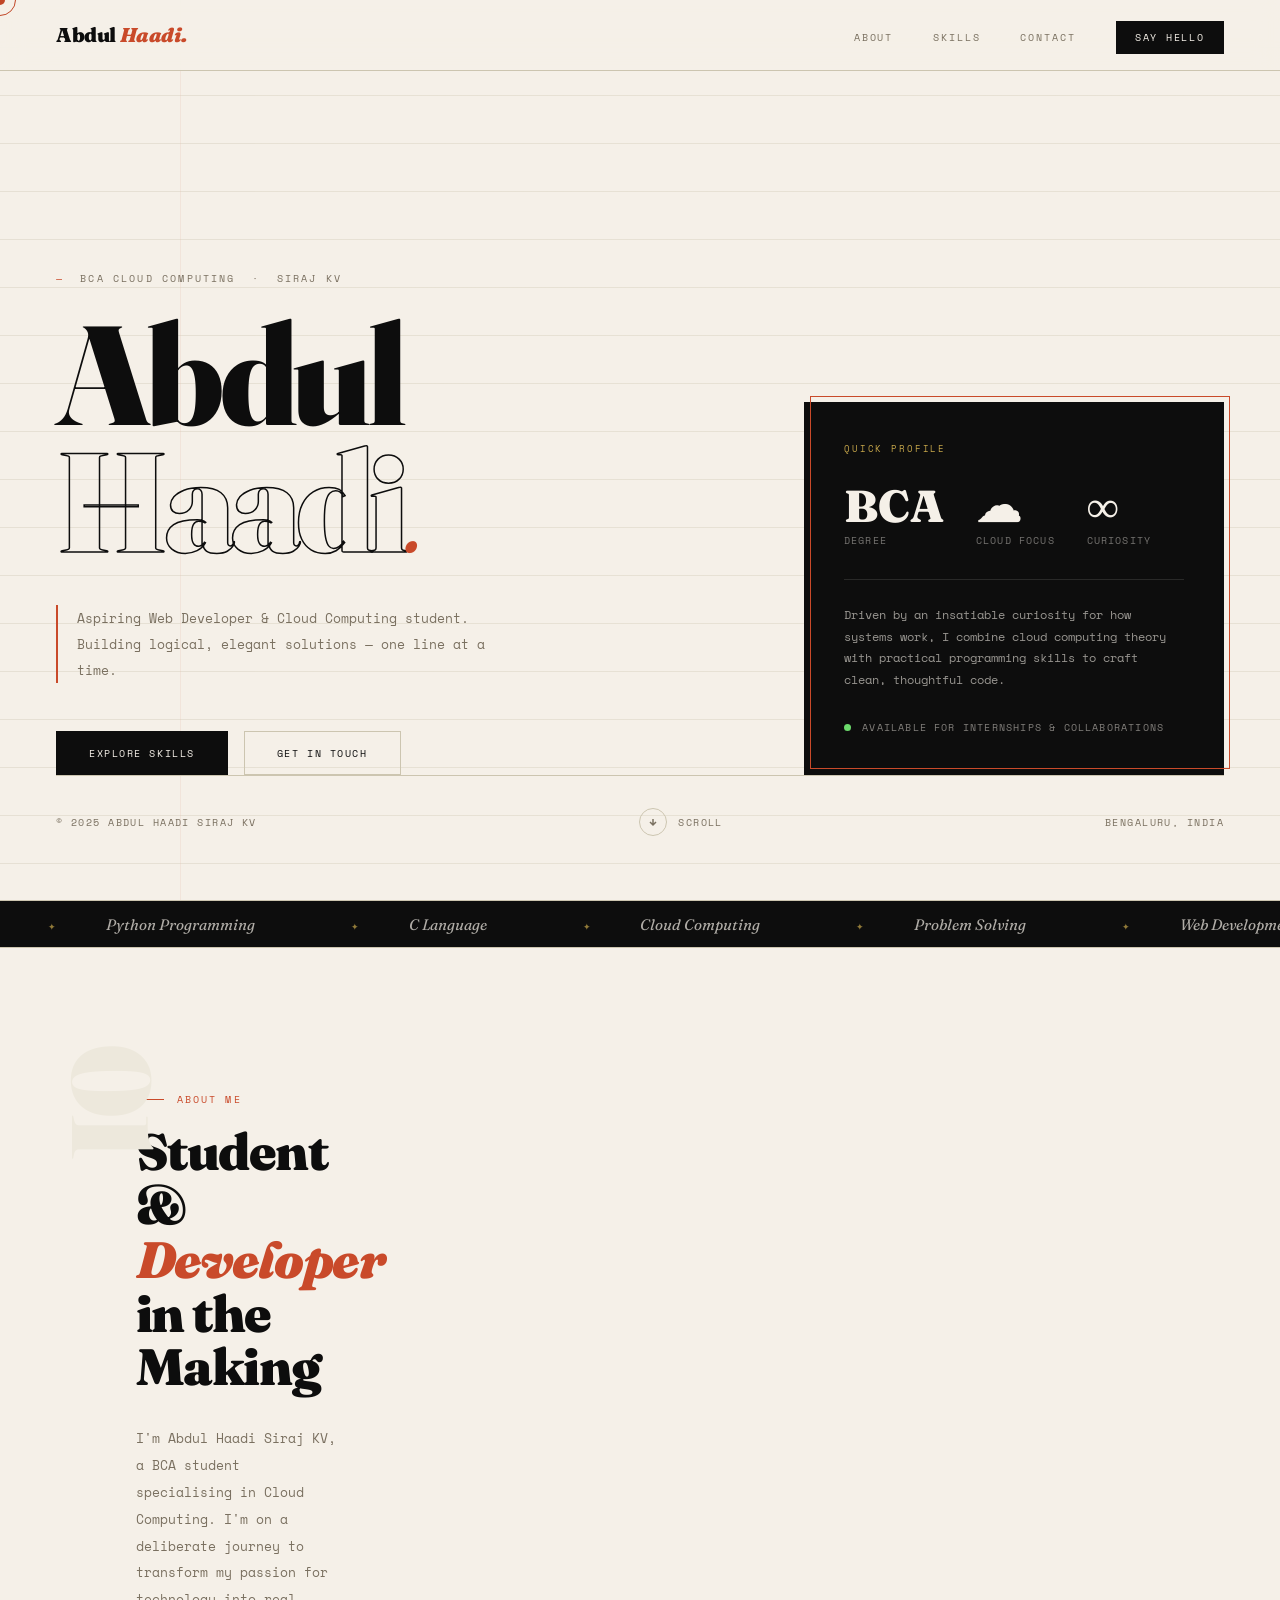
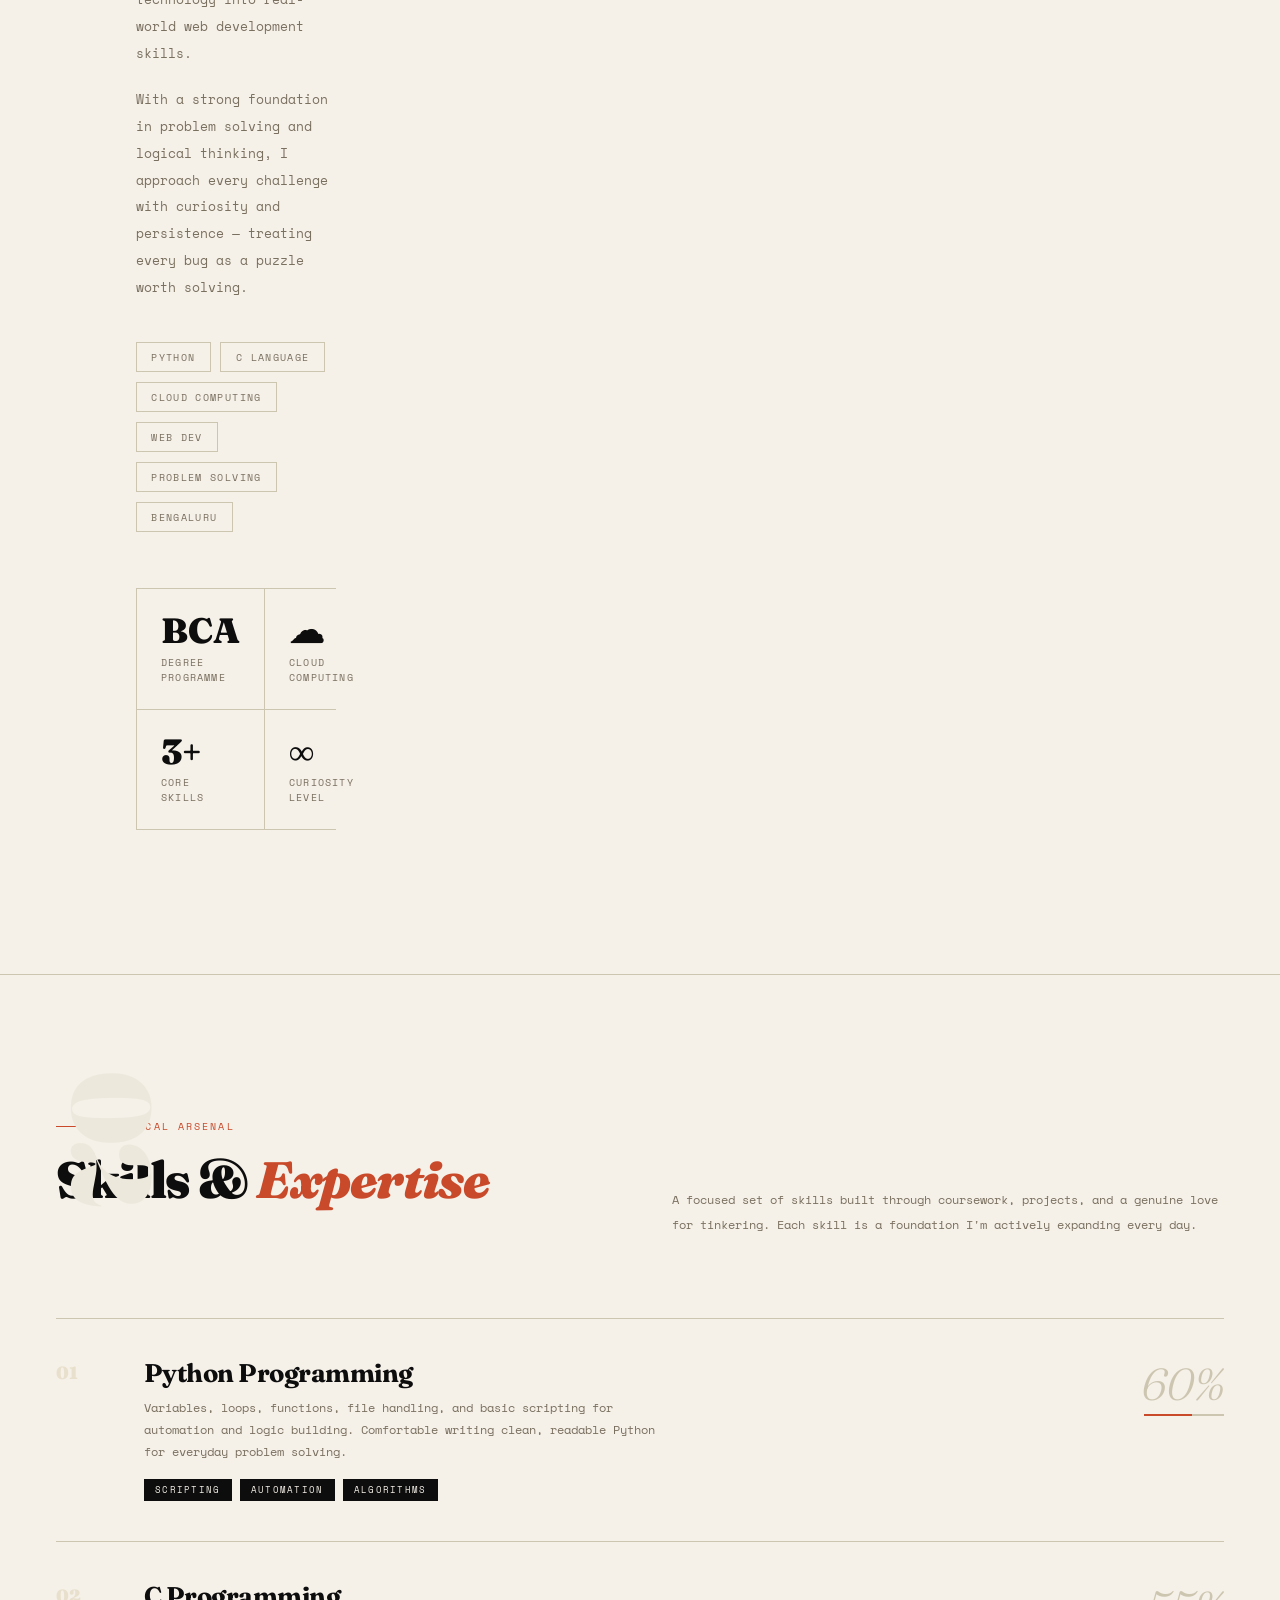
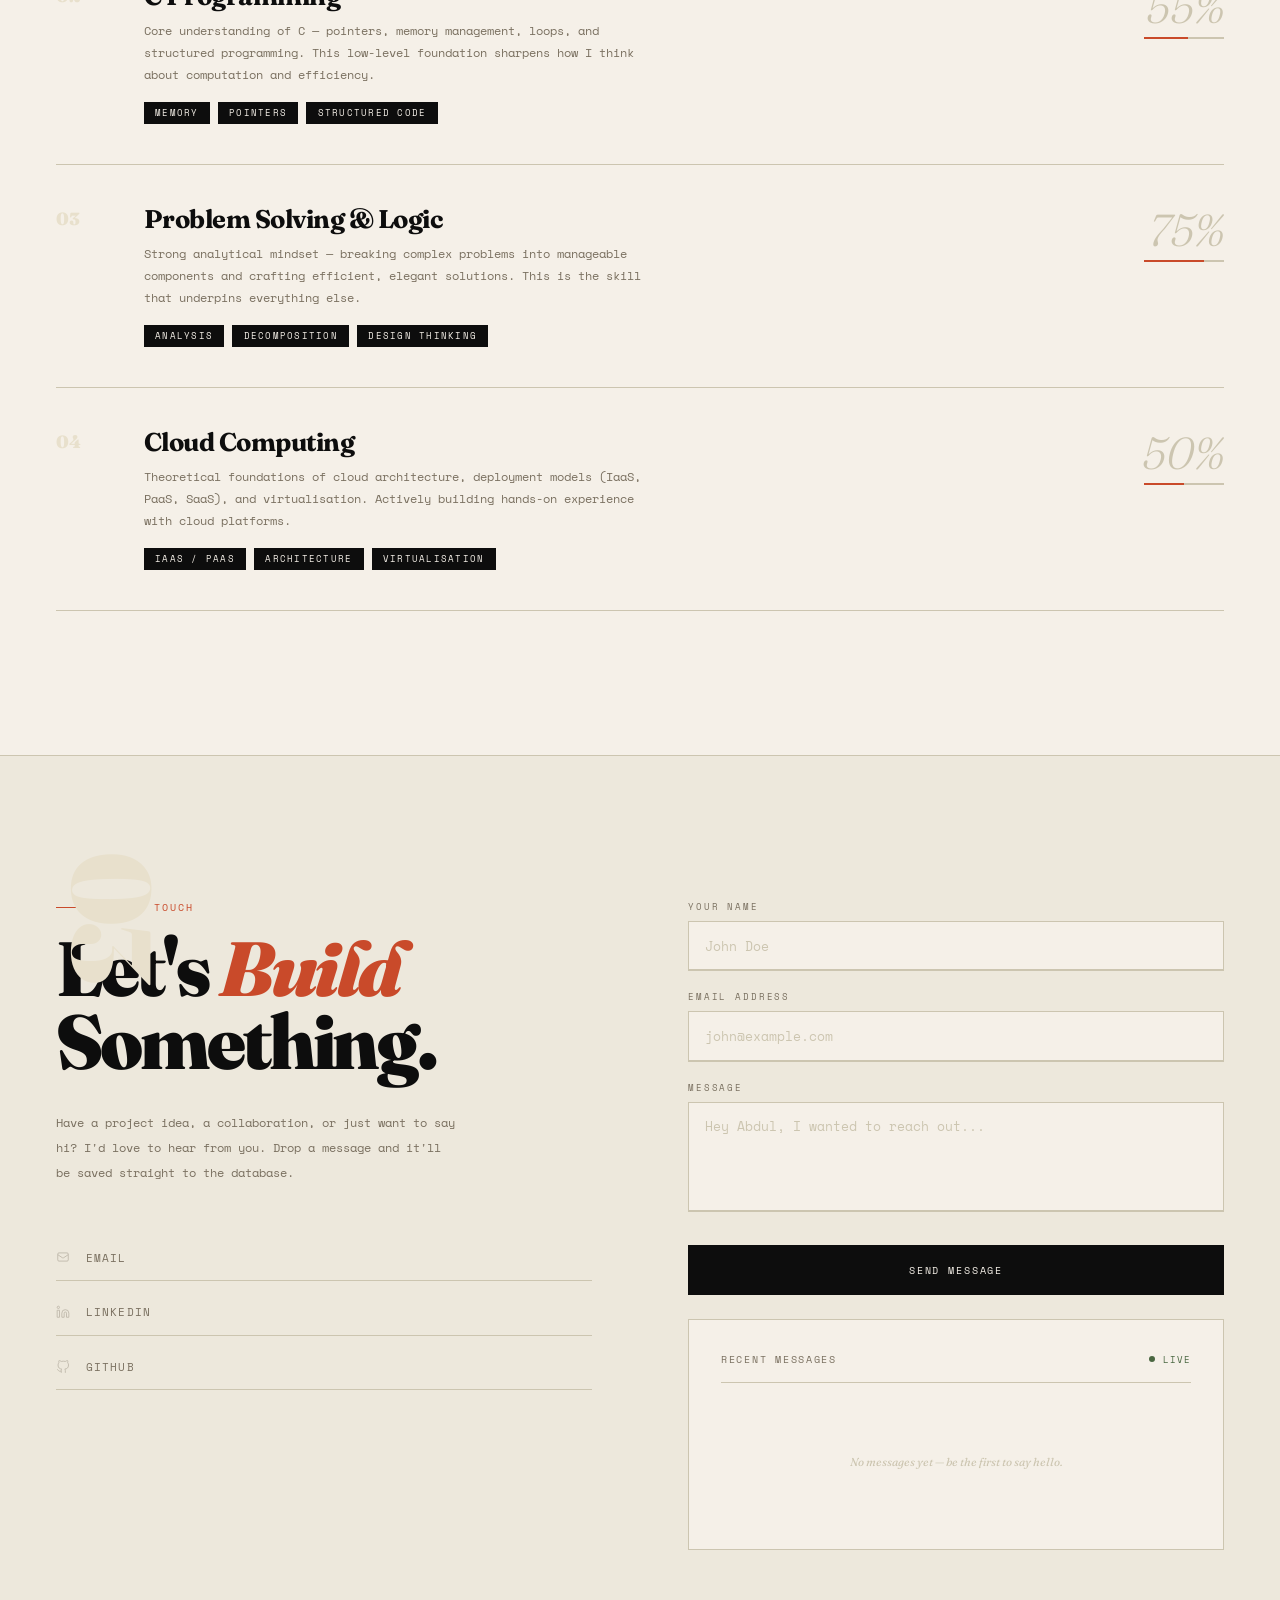
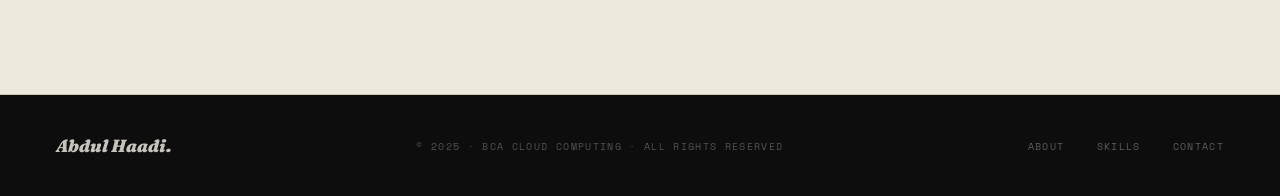
<file: index.html>
<!DOCTYPE html>
<html lang="en">
<head>
<meta charset="UTF-8">
<meta name="viewport" content="width=device-width, initial-scale=1.0">
<title>Abdul Haadi Siraj KV — Portfolio</title>
<link rel="preconnect" href="https://fonts.googleapis.com">
<link href="https://fonts.googleapis.com/css2?family=Fraunces:ital,wght@0,300;0,400;0,700;0,900;1,300;1,700&family=Space+Mono:ital,wght@0,400;0,700;1,400&display=swap" rel="stylesheet">
<style>
/* ─── RESET & BASE ─────────────────────────────────────────────────── */
*, *::before, *::after { box-sizing: border-box; margin: 0; padding: 0; }
html { scroll-behavior: smooth; font-size: 16px; }

:root {
  --ink:     #0d0d0d;
  --paper:   #f5f0e8;
  --cream:   #ede8dc;
  --warm:    #e8e0cc;
  --rust:    #c94a2a;
  --gold:    #c8a84b;
  --sage:    #4a6741;
  --muted:   #7a7060;
  --border:  #ccc5b0;
  --serif:   'Fraunces', Georgia, serif;
  --mono:    'Space Mono', monospace;
}

body {
  background: var(--paper);
  color: var(--ink);
  font-family: var(--mono);
  overflow-x: hidden;
  cursor: none;
}

/* ─── CURSOR ──────────────────────────────────────────────────────── */
.cur {
  width: 10px; height: 10px;
  background: var(--rust);
  border-radius: 50%;
  position: fixed;
  pointer-events: none;
  z-index: 9999;
  transform: translate(-50%,-50%);
  transition: transform .08s, width .15s, height .15s, background .15s;
  mix-blend-mode: multiply;
}
.cur-o {
  width: 32px; height: 32px;
  border: 1.5px solid var(--rust);
  border-radius: 50%;
  position: fixed;
  pointer-events: none;
  z-index: 9998;
  transform: translate(-50%,-50%);
  transition: all .12s ease;
  mix-blend-mode: multiply;
}

/* ─── NAV ─────────────────────────────────────────────────────────── */
nav {
  position: fixed; top: 0; left: 0; right: 0;
  z-index: 500;
  display: flex; justify-content: space-between; align-items: center;
  padding: 1.4rem 3.5rem;
  background: rgba(245,240,232,0.92);
  backdrop-filter: blur(12px);
  border-bottom: 1px solid var(--border);
}
.logo {
  font-family: var(--serif);
  font-weight: 900;
  font-size: 1.25rem;
  color: var(--ink);
  text-decoration: none;
  letter-spacing: -0.02em;
}
.logo em { font-style: italic; color: var(--rust); }
.nav-r {
  display: flex; align-items: center; gap: 2.5rem;
  list-style: none;
}
.nav-r a {
  font-size: 0.65rem;
  letter-spacing: 0.18em;
  text-transform: uppercase;
  color: var(--muted);
  text-decoration: none;
  transition: color .2s;
}
.nav-r a:hover { color: var(--rust); }
.nav-hire {
  padding: .55rem 1.2rem;
  background: var(--ink) !important;
  color: var(--paper) !important;
  font-size: 0.62rem !important;
  letter-spacing: 0.16em;
  text-transform: uppercase;
  border: none;
  text-decoration: none;
  transition: background .2s !important;
}
.nav-hire:hover { background: var(--rust) !important; }

/* ─── HERO ─────────────────────────────────────────────────────────── */
#hero {
  min-height: 100vh;
  display: grid;
  grid-template-rows: 1fr auto;
  padding: 10rem 3.5rem 4rem;
  position: relative;
  overflow: hidden;
}

/* Ruled lines background */
.ruled {
  position: absolute; inset: 0;
  background-image: repeating-linear-gradient(
    transparent, transparent 47px, var(--border) 47px, var(--border) 48px
  );
  opacity: 0.35;
  pointer-events: none;
}
/* Margin line */
.ruled::before {
  content: '';
  position: absolute;
  top: 0; bottom: 0;
  left: 180px;
  width: 1px;
  background: rgba(201,74,42,0.2);
}

.hero-inner {
  position: relative;
  display: grid;
  grid-template-columns: 1fr 420px;
  gap: 3rem;
  align-items: end;
}

.hero-left { position: relative; }

.hero-eyebrow {
  font-size: 0.62rem;
  letter-spacing: 0.22em;
  text-transform: uppercase;
  color: var(--muted);
  margin-bottom: 1.6rem;
  display: flex; align-items: center; gap: 1rem;
  opacity: 0;
  animation: fadeUp .5s ease .15s forwards;
}
.hero-eyebrow::before {
  content: '—';
  color: var(--rust);
}

h1.hero-name {
  font-family: var(--serif);
  font-weight: 900;
  font-size: clamp(4.5rem, 11vw, 10rem);
  line-height: 0.9;
  letter-spacing: -0.03em;
  color: var(--ink);
  opacity: 0;
  animation: fadeUp .6s ease .25s forwards;
}
h1.hero-name .italic {
  font-style: italic;
  font-weight: 300;
  color: var(--rust);
}
h1.hero-name .outline {
  -webkit-text-stroke: 1.5px var(--ink);
  color: transparent;
}

.hero-tagline {
  font-size: 0.82rem;
  color: var(--muted);
  line-height: 2;
  margin-top: 2.5rem;
  max-width: 460px;
  border-left: 2px solid var(--rust);
  padding-left: 1.2rem;
  opacity: 0;
  animation: fadeUp .6s ease .4s forwards;
}

.hero-cta {
  display: flex; gap: 1rem; margin-top: 3rem;
  opacity: 0;
  animation: fadeUp .5s ease .55s forwards;
}
.btn-ink {
  padding: .8rem 2rem;
  background: var(--ink);
  color: var(--paper);
  font-family: var(--mono);
  font-size: 0.65rem;
  letter-spacing: 0.15em;
  text-transform: uppercase;
  text-decoration: none;
  border: 1.5px solid var(--ink);
  transition: all .2s;
}
.btn-ink:hover { background: var(--rust); border-color: var(--rust); }
.btn-ghost {
  padding: .8rem 2rem;
  background: transparent;
  color: var(--ink);
  font-family: var(--mono);
  font-size: 0.65rem;
  letter-spacing: 0.15em;
  text-transform: uppercase;
  text-decoration: none;
  border: 1.5px solid var(--border);
  transition: all .2s;
}
.btn-ghost:hover { border-color: var(--ink); }

/* Hero right card */
.hero-card {
  background: var(--ink);
  color: var(--paper);
  padding: 2.5rem;
  position: relative;
  opacity: 0;
  animation: fadeUp .6s ease .45s forwards;
}
.hero-card::before {
  content: '';
  position: absolute;
  top: -6px; right: -6px;
  width: 100%; height: 100%;
  border: 1.5px solid var(--rust);
  z-index: -1;
}
.card-label {
  font-size: 0.58rem;
  letter-spacing: 0.2em;
  text-transform: uppercase;
  color: var(--gold);
  margin-bottom: 1.8rem;
}
.card-stat {
  display: flex; gap: 2rem; margin-bottom: 2rem;
}
.cs-item {}
.cs-num {
  font-family: var(--serif);
  font-weight: 900;
  font-size: 2.8rem;
  line-height: 1;
  color: var(--paper);
}
.cs-lab {
  font-size: 0.6rem;
  letter-spacing: 0.12em;
  text-transform: uppercase;
  color: rgba(245,240,232,0.45);
  margin-top: .25rem;
}
.card-divider {
  height: 1px;
  background: rgba(245,240,232,0.12);
  margin: 1.5rem 0;
}
.card-bio {
  font-size: 0.72rem;
  color: rgba(245,240,232,0.6);
  line-height: 1.9;
}
.card-avail {
  margin-top: 1.8rem;
  display: flex; align-items: center; gap: .7rem;
  font-size: 0.62rem;
  letter-spacing: 0.12em;
  text-transform: uppercase;
  color: rgba(245,240,232,0.5);
}
.avail-dot {
  width: 7px; height: 7px;
  background: #6bd96b;
  border-radius: 50%;
  animation: pulse-green 2s ease infinite;
}
@keyframes pulse-green {
  0%,100% { box-shadow: 0 0 0 0 rgba(107,217,107,0.5); }
  50% { box-shadow: 0 0 0 6px rgba(107,217,107,0); }
}

/* Hero bottom bar */
.hero-bar {
  position: relative;
  display: flex;
  justify-content: space-between;
  align-items: center;
  padding-top: 2rem;
  border-top: 1px solid var(--border);
  opacity: 0;
  animation: fadeUp .5s ease .7s forwards;
}
.hero-bar-item {
  font-size: 0.6rem;
  letter-spacing: 0.15em;
  text-transform: uppercase;
  color: var(--muted);
}
.scroll-cue {
  display: flex; align-items: center; gap: .7rem;
  font-size: 0.6rem;
  letter-spacing: 0.15em;
  text-transform: uppercase;
  color: var(--muted);
}
.scroll-arrow {
  width: 28px; height: 28px;
  border: 1px solid var(--border);
  border-radius: 50%;
  display: flex; align-items: center; justify-content: center;
  animation: bob 2s ease infinite;
}
.scroll-arrow svg { width: 10px; }
@keyframes bob {
  0%,100% { transform: translateY(0); }
  50% { transform: translateY(4px); }
}

@keyframes fadeUp {
  from { opacity:0; transform: translateY(18px); }
  to   { opacity:1; transform: translateY(0); }
}

/* ─── MARQUEE ─────────────────────────────────────────────────────── */
.marquee-strip {
  border-top: 1px solid var(--border);
  border-bottom: 1px solid var(--border);
  background: var(--ink);
  padding: .85rem 0;
  overflow: hidden;
  position: relative;
  z-index: 1;
}
.marquee-inner {
  display: flex; gap: 0;
  animation: marquee 22s linear infinite;
  white-space: nowrap;
}
.marquee-item {
  font-family: var(--serif);
  font-style: italic;
  font-size: 0.95rem;
  color: var(--paper);
  padding: 0 3rem;
  opacity: 0.7;
  flex-shrink: 0;
}
.marquee-item span { color: var(--gold); margin-right: 3rem; font-style: normal; font-size: 0.55rem; letter-spacing: 0.2em; text-transform: uppercase; vertical-align: middle; }
@keyframes marquee {
  from { transform: translateX(0); }
  to   { transform: translateX(-50%); }
}

/* ─── ABOUT ───────────────────────────────────────────────────────── */
#about {
  padding: 9rem 3.5rem;
  display: grid;
  grid-template-columns: 280px 1fr;
  gap: 7rem;
  border-bottom: 1px solid var(--border);
  position: relative;
}
.sec-num {
  writing-mode: vertical-rl;
  text-orientation: mixed;
  font-family: var(--serif);
  font-weight: 900;
  font-size: 7rem;
  color: var(--cream);
  line-height: 1;
  user-select: none;
  letter-spacing: -0.04em;
  position: absolute;
  left: 3.5rem;
  top: 6rem;
}

.about-left { padding-left: 5rem; }
.sec-eyebrow {
  font-size: 0.6rem;
  letter-spacing: 0.22em;
  text-transform: uppercase;
  color: var(--rust);
  margin-bottom: 1.2rem;
  display: flex; align-items: center; gap: .8rem;
}
.sec-eyebrow::before { content: ''; width: 28px; height: 1px; background: var(--rust); }
.sec-title {
  font-family: var(--serif);
  font-weight: 900;
  font-size: clamp(2.2rem, 4vw, 3.2rem);
  line-height: 1.05;
  letter-spacing: -0.03em;
  margin-bottom: 2rem;
}
.sec-title em { font-style: italic; color: var(--rust); }
.about-text {
  font-size: 0.8rem;
  color: var(--muted);
  line-height: 2.1;
  max-width: 580px;
}
.about-text + .about-text { margin-top: 1.2rem; }

.about-tags {
  display: flex; flex-wrap: wrap; gap: .6rem;
  margin-top: 2.5rem;
}
.tag {
  font-size: 0.6rem;
  letter-spacing: 0.14em;
  text-transform: uppercase;
  padding: .45rem .9rem;
  border: 1px solid var(--border);
  color: var(--muted);
  transition: all .2s;
}
.tag:hover { border-color: var(--rust); color: var(--rust); background: rgba(201,74,42,0.05); }

.about-facts {
  display: grid;
  grid-template-columns: 1fr 1fr;
  gap: 1px;
  margin-top: 3.5rem;
  background: var(--border);
  border: 1px solid var(--border);
}
.fact {
  background: var(--paper);
  padding: 1.5rem;
  transition: background .2s;
}
.fact:hover { background: var(--cream); }
.fact-val {
  font-family: var(--serif);
  font-weight: 900;
  font-size: 2.2rem;
  line-height: 1;
  color: var(--ink);
}
.fact-key {
  font-size: 0.62rem;
  letter-spacing: 0.12em;
  text-transform: uppercase;
  color: var(--muted);
  margin-top: .4rem;
}

/* ─── SKILLS ──────────────────────────────────────────────────────── */
#skills {
  padding: 9rem 3.5rem;
  border-bottom: 1px solid var(--border);
  position: relative;
}
.skills-head {
  display: grid;
  grid-template-columns: 1fr 1fr;
  gap: 4rem;
  align-items: end;
  margin-bottom: 5rem;
}
.skills-desc {
  font-size: 0.78rem;
  color: var(--muted);
  line-height: 2;
}

.skill-list { display: flex; flex-direction: column; gap: 0; }
.skill-row {
  display: grid;
  grid-template-columns: 56px 1fr auto;
  gap: 2rem;
  align-items: start;
  padding: 2.5rem 0;
  border-bottom: 1px solid var(--border);
  position: relative;
  transition: background .2s;
  cursor: none;
}
.skill-row::before {
  content: '';
  position: absolute;
  inset: 0;
  background: var(--cream);
  opacity: 0;
  transition: opacity .2s;
  pointer-events: none;
}
.skill-row:hover::before { opacity: 1; }
.skill-row:first-child { border-top: 1px solid var(--border); }

.sk-idx {
  font-family: var(--serif);
  font-weight: 900;
  font-size: 1.1rem;
  color: var(--warm);
  padding-top: .15rem;
  position: relative;
}
.sk-body { position: relative; }
.sk-name {
  font-family: var(--serif);
  font-weight: 700;
  font-size: 1.6rem;
  letter-spacing: -0.02em;
  line-height: 1.1;
  margin-bottom: .6rem;
}
.sk-desc {
  font-size: 0.72rem;
  color: var(--muted);
  line-height: 1.9;
  max-width: 520px;
}
.sk-tags {
  display: flex; gap: .5rem; flex-wrap: wrap;
  margin-top: 1rem;
}
.sk-tag {
  font-size: 0.56rem;
  letter-spacing: 0.14em;
  text-transform: uppercase;
  padding: .3rem .7rem;
  background: var(--ink);
  color: var(--paper);
}
.sk-right { position: relative; text-align: right; padding-top: .15rem; }
.sk-pct {
  font-family: var(--serif);
  font-style: italic;
  font-weight: 300;
  font-size: 2.8rem;
  color: var(--border);
  line-height: 1;
  transition: color .2s;
}
.skill-row:hover .sk-pct { color: var(--rust); }
.sk-bar-wrap {
  width: 80px;
  height: 2px;
  background: var(--border);
  margin-left: auto;
  margin-top: .5rem;
  overflow: hidden;
}
.sk-bar {
  height: 100%;
  background: var(--rust);
  transform: scaleX(0);
  transform-origin: left;
  transition: transform .8s cubic-bezier(.22,1,.36,1);
}
.skill-row.in-view .sk-bar { transform: scaleX(1); }

/* ─── CONTACT ─────────────────────────────────────────────────────── */
#contact {
  padding: 9rem 3.5rem;
  display: grid;
  grid-template-columns: 1fr 1fr;
  gap: 6rem;
  border-bottom: 1px solid var(--border);
  position: relative;
  background: var(--cream);
}
.contact-left {}
.contact-big {
  font-family: var(--serif);
  font-weight: 900;
  font-size: clamp(3rem, 6vw, 5.5rem);
  line-height: 0.95;
  letter-spacing: -0.04em;
  margin-bottom: 2rem;
}
.contact-big em { font-style: italic; color: var(--rust); }
.contact-sub {
  font-size: 0.78rem;
  color: var(--muted);
  line-height: 2;
  max-width: 400px;
  margin-bottom: 3rem;
}
.contact-links { display: flex; flex-direction: column; gap: .5rem; }
.c-link {
  display: flex; align-items: center; gap: 1rem;
  font-size: 0.7rem;
  letter-spacing: 0.1em;
  text-transform: uppercase;
  color: var(--muted);
  text-decoration: none;
  padding: .9rem 0;
  border-bottom: 1px solid var(--border);
  transition: color .2s;
}
.c-link svg { width: 14px; opacity: 0.4; }
.c-link:hover { color: var(--rust); }
.c-link:hover svg { opacity: 1; }

/* Form */
.form-wrap {}
.f-group {
  margin-bottom: 1.2rem;
  position: relative;
}
.f-label {
  display: block;
  font-size: 0.58rem;
  letter-spacing: 0.2em;
  text-transform: uppercase;
  color: var(--muted);
  margin-bottom: .5rem;
}
.f-input, .f-textarea {
  width: 100%;
  background: var(--paper);
  border: 1px solid var(--border);
  border-bottom: 2px solid var(--border);
  color: var(--ink);
  font-family: var(--mono);
  font-size: 0.82rem;
  padding: .85rem 1rem;
  outline: none;
  resize: none;
  transition: border-color .2s;
}
.f-input:focus, .f-textarea:focus { border-color: var(--rust); border-bottom-color: var(--rust); }
.f-input::placeholder, .f-textarea::placeholder { color: var(--border); }
.f-textarea { height: 110px; }

.f-submit {
  width: 100%;
  padding: 1rem;
  background: var(--ink);
  color: var(--paper);
  font-family: var(--mono);
  font-size: 0.65rem;
  letter-spacing: 0.18em;
  text-transform: uppercase;
  border: 1.5px solid var(--ink);
  cursor: none;
  transition: all .2s;
  margin-top: .5rem;
}
.f-submit:hover:not(:disabled) { background: var(--rust); border-color: var(--rust); }
.f-submit:disabled { opacity: .5; }

#form-status {
  margin-top: .9rem;
  font-size: 0.7rem;
  padding: .75rem 1rem;
  display: none;
}
#form-status.success {
  display: block;
  background: rgba(74,103,65,0.08);
  border-left: 2px solid var(--sage);
  color: var(--sage);
}
#form-status.error {
  display: block;
  background: rgba(201,74,42,0.08);
  border-left: 2px solid var(--rust);
  color: var(--rust);
}

/* Messages */
.msg-panel {
  background: var(--paper);
  border: 1px solid var(--border);
  padding: 2rem;
  margin-top: 1.5rem;
}
.msg-head {
  display: flex; justify-content: space-between; align-items: center;
  margin-bottom: 1.5rem;
  padding-bottom: 1rem;
  border-bottom: 1px solid var(--border);
}
.msg-head-title {
  font-size: 0.6rem;
  letter-spacing: 0.18em;
  text-transform: uppercase;
  color: var(--muted);
}
.live-badge {
  display: flex; align-items: center; gap: .5rem;
  font-size: 0.58rem;
  letter-spacing: 0.12em;
  text-transform: uppercase;
  color: var(--sage);
}
.live-dot {
  width: 6px; height: 6px;
  background: var(--sage);
  border-radius: 50%;
  animation: blink 1.5s ease infinite;
}
@keyframes blink { 0%,100%{opacity:1} 50%{opacity:.2} }
.msg-item {
  padding: 1rem 0;
  border-bottom: 1px solid var(--border);
  animation: fadeUp .25s ease;
}
.msg-item:last-child { border-bottom: none; }
.msg-meta { display: flex; justify-content: space-between; margin-bottom: .3rem; }
.msg-name { font-size: 0.75rem; font-weight: 700; }
.msg-time { font-size: 0.6rem; color: var(--muted); }
.msg-email { font-size: 0.62rem; color: var(--rust); margin-bottom: .35rem; }
.msg-body { font-size: 0.7rem; color: var(--muted); line-height: 1.8; }
.msg-empty {
  font-size: 0.72rem;
  color: var(--border);
  text-align: center;
  padding: 3rem 0;
  font-style: italic;
  font-family: var(--serif);
}

/* ─── FOOTER ──────────────────────────────────────────────────────── */
footer {
  padding: 2.5rem 3.5rem;
  display: flex;
  justify-content: space-between;
  align-items: center;
  background: var(--ink);
  color: var(--paper);
}
.foot-logo {
  font-family: var(--serif);
  font-weight: 900;
  font-style: italic;
  font-size: 1.1rem;
  color: var(--paper);
  opacity: .8;
}
.foot-copy {
  font-size: 0.6rem;
  letter-spacing: 0.14em;
  text-transform: uppercase;
  color: rgba(245,240,232,0.3);
}
.foot-links { display: flex; gap: 2rem; }
.foot-links a {
  font-size: 0.6rem;
  letter-spacing: 0.14em;
  text-transform: uppercase;
  color: rgba(245,240,232,0.35);
  text-decoration: none;
  transition: color .2s;
}
.foot-links a:hover { color: var(--gold); }

/* ─── SPINNER ─────────────────────────────────────────────────────── */
.spin {
  display: inline-block;
  width: 10px; height: 10px;
  border: 1.5px solid rgba(255,255,255,.3);
  border-top-color: white;
  border-radius: 50%;
  animation: spinning .5s linear infinite;
  vertical-align: middle; margin-right: .4rem;
}
@keyframes spinning { to { transform: rotate(360deg); } }

/* ─── RESPONSIVE ──────────────────────────────────────────────────── */
@media (max-width: 960px) {
  nav { padding: 1.2rem 1.8rem; }
  .nav-r li:not(:last-child) { display: none; }
  #hero { padding: 8rem 1.8rem 3rem; }
  .hero-inner { grid-template-columns: 1fr; }
  .hero-card { display: none; }
  #about { padding: 6rem 1.8rem; grid-template-columns: 1fr; gap: 3rem; }
  .sec-num { display: none; }
  .about-left { padding-left: 0; }
  #skills { padding: 6rem 1.8rem; }
  .skills-head { grid-template-columns: 1fr; gap: 1.5rem; }
  .skill-row { grid-template-columns: 40px 1fr auto; gap: 1.2rem; }
  #contact { padding: 6rem 1.8rem; grid-template-columns: 1fr; gap: 3rem; }
  footer { padding: 2rem 1.8rem; flex-direction: column; gap: 1rem; text-align: center; }
  .foot-links { flex-direction: column; align-items: center; gap: .8rem; }
}
</style>
</head>
<body>

<!-- Cursor -->
<div class="cur" id="cur"></div>
<div class="cur-o" id="curO"></div>

<!-- NAV -->
<nav>
  <a href="#hero" class="logo">Abdul <em>Haadi.</em></a>
  <ul class="nav-r">
    <li><a href="#about">About</a></li>
    <li><a href="#skills">Skills</a></li>
    <li><a href="#contact">Contact</a></li>
    <li><a href="#contact" class="nav-hire">Say Hello</a></li>
  </ul>
</nav>

<!-- HERO -->
<section id="hero">
  <div class="ruled"></div>

  <div class="hero-inner">
    <div class="hero-left">
      <div class="hero-eyebrow">BCA Cloud Computing &nbsp;·&nbsp; Siraj KV</div>
      <h1 class="hero-name">
        Abdul<br>
        <span class="outline">Haadi</span><span class="italic">.</span>
      </h1>
      <p class="hero-tagline">
        Aspiring Web Developer &amp; Cloud Computing student.<br>
        Building logical, elegant solutions — one line at a time.
      </p>
      <div class="hero-cta">
        <a href="#skills" class="btn-ink">Explore Skills</a>
        <a href="#contact" class="btn-ghost">Get in Touch</a>
      </div>
    </div>

    <div class="hero-card">
      <div class="card-label">Quick Profile</div>
      <div class="card-stat">
        <div class="cs-item">
          <div class="cs-num">BCA</div>
          <div class="cs-lab">Degree</div>
        </div>
        <div class="cs-item">
          <div class="cs-num">☁</div>
          <div class="cs-lab">Cloud Focus</div>
        </div>
        <div class="cs-item">
          <div class="cs-num">∞</div>
          <div class="cs-lab">Curiosity</div>
        </div>
      </div>
      <div class="card-divider"></div>
      <p class="card-bio">
        Driven by an insatiable curiosity for how systems work, I combine cloud computing theory with practical programming skills to craft clean, thoughtful code.
      </p>
      <div class="card-avail">
        <div class="avail-dot"></div>
        Available for internships &amp; collaborations
      </div>
    </div>
  </div>

  <div class="hero-bar">
    <span class="hero-bar-item">© 2025 Abdul Haadi Siraj KV</span>
    <div class="scroll-cue">
      <div class="scroll-arrow">
        <svg viewBox="0 0 10 10" fill="none" stroke="currentColor" stroke-width="1.5">
          <path d="M5 2v6M2 5l3 3 3-3"/>
        </svg>
      </div>
      Scroll
    </div>
    <span class="hero-bar-item">Bengaluru, India</span>
  </div>
</section>

<!-- MARQUEE -->
<div class="marquee-strip" aria-hidden="true">
  <div class="marquee-inner">
    <!-- set 1 -->
    <span class="marquee-item"><span>✦</span>Python Programming</span>
    <span class="marquee-item"><span>✦</span>C Language</span>
    <span class="marquee-item"><span>✦</span>Cloud Computing</span>
    <span class="marquee-item"><span>✦</span>Problem Solving</span>
    <span class="marquee-item"><span>✦</span>Web Development</span>
    <span class="marquee-item"><span>✦</span>Logical Thinking</span>
    <span class="marquee-item"><span>✦</span>BCA Student</span>
    <span class="marquee-item"><span>✦</span>Aspiring Developer</span>
    <!-- set 2 (duplicate for seamless loop) -->
    <span class="marquee-item"><span>✦</span>Python Programming</span>
    <span class="marquee-item"><span>✦</span>C Language</span>
    <span class="marquee-item"><span>✦</span>Cloud Computing</span>
    <span class="marquee-item"><span>✦</span>Problem Solving</span>
    <span class="marquee-item"><span>✦</span>Web Development</span>
    <span class="marquee-item"><span>✦</span>Logical Thinking</span>
    <span class="marquee-item"><span>✦</span>BCA Student</span>
    <span class="marquee-item"><span>✦</span>Aspiring Developer</span>
  </div>
</div>

<!-- ABOUT -->
<section id="about">
  <div class="sec-num" aria-hidden="true">01</div>
  <div class="about-left">
    <div class="sec-eyebrow">About Me</div>
    <h2 class="sec-title">Student &amp; <em>Developer</em><br>in the Making</h2>
    <p class="about-text">
      I'm Abdul Haadi Siraj KV, a BCA student specialising in Cloud Computing. I'm on a deliberate journey to transform my passion for technology into real-world web development skills.
    </p>
    <p class="about-text">
      With a strong foundation in problem solving and logical thinking, I approach every challenge with curiosity and persistence — treating every bug as a puzzle worth solving.
    </p>
    <div class="about-tags">
      <span class="tag">Python</span>
      <span class="tag">C Language</span>
      <span class="tag">Cloud Computing</span>
      <span class="tag">Web Dev</span>
      <span class="tag">Problem Solving</span>
      <span class="tag">Bengaluru</span>
    </div>
    <div class="about-facts">
      <div class="fact"><div class="fact-val">BCA</div><div class="fact-key">Degree Programme</div></div>
      <div class="fact"><div class="fact-val">☁</div><div class="fact-key">Cloud Computing</div></div>
      <div class="fact"><div class="fact-val">3+</div><div class="fact-key">Core Skills</div></div>
      <div class="fact"><div class="fact-val">∞</div><div class="fact-key">Curiosity Level</div></div>
    </div>
  </div>
</section>

<!-- SKILLS -->
<section id="skills">
  <div class="sec-num" aria-hidden="true">02</div>
  <div class="skills-head">
    <div>
      <div class="sec-eyebrow">Technical Arsenal</div>
      <h2 class="sec-title">Skills &amp; <em>Expertise</em></h2>
    </div>
    <p class="skills-desc">
      A focused set of skills built through coursework, projects, and a genuine love for tinkering. Each skill is a foundation I'm actively expanding every day.
    </p>
  </div>

  <div class="skill-list">
    <div class="skill-row">
      <div class="sk-idx">01</div>
      <div class="sk-body">
        <div class="sk-name">Python Programming</div>
        <div class="sk-desc">Variables, loops, functions, file handling, and basic scripting for automation and logic building. Comfortable writing clean, readable Python for everyday problem solving.</div>
        <div class="sk-tags">
          <span class="sk-tag">Scripting</span>
          <span class="sk-tag">Automation</span>
          <span class="sk-tag">Algorithms</span>
        </div>
      </div>
      <div class="sk-right">
        <div class="sk-pct">60%</div>
        <div class="sk-bar-wrap"><div class="sk-bar" style="width:60%"></div></div>
      </div>
    </div>

    <div class="skill-row">
      <div class="sk-idx">02</div>
      <div class="sk-body">
        <div class="sk-name">C Programming</div>
        <div class="sk-desc">Core understanding of C — pointers, memory management, loops, and structured programming. This low-level foundation sharpens how I think about computation and efficiency.</div>
        <div class="sk-tags">
          <span class="sk-tag">Memory</span>
          <span class="sk-tag">Pointers</span>
          <span class="sk-tag">Structured Code</span>
        </div>
      </div>
      <div class="sk-right">
        <div class="sk-pct">55%</div>
        <div class="sk-bar-wrap"><div class="sk-bar" style="width:55%"></div></div>
      </div>
    </div>

    <div class="skill-row">
      <div class="sk-idx">03</div>
      <div class="sk-body">
        <div class="sk-name">Problem Solving &amp; Logic</div>
        <div class="sk-desc">Strong analytical mindset — breaking complex problems into manageable components and crafting efficient, elegant solutions. This is the skill that underpins everything else.</div>
        <div class="sk-tags">
          <span class="sk-tag">Analysis</span>
          <span class="sk-tag">Decomposition</span>
          <span class="sk-tag">Design Thinking</span>
        </div>
      </div>
      <div class="sk-right">
        <div class="sk-pct">75%</div>
        <div class="sk-bar-wrap"><div class="sk-bar" style="width:75%"></div></div>
      </div>
    </div>

    <div class="skill-row">
      <div class="sk-idx">04</div>
      <div class="sk-body">
        <div class="sk-name">Cloud Computing</div>
        <div class="sk-desc">Theoretical foundations of cloud architecture, deployment models (IaaS, PaaS, SaaS), and virtualisation. Actively building hands-on experience with cloud platforms.</div>
        <div class="sk-tags">
          <span class="sk-tag">IaaS / PaaS</span>
          <span class="sk-tag">Architecture</span>
          <span class="sk-tag">Virtualisation</span>
        </div>
      </div>
      <div class="sk-right">
        <div class="sk-pct">50%</div>
        <div class="sk-bar-wrap"><div class="sk-bar" style="width:50%"></div></div>
      </div>
    </div>
  </div>
</section>

<!-- CONTACT -->
<section id="contact">
  <div class="sec-num" aria-hidden="true" style="color: var(--warm);">03</div>
  <div class="contact-left">
    <div class="sec-eyebrow">Get In Touch</div>
    <h2 class="contact-big">Let's <em>Build</em><br>Something.</h2>
    <p class="contact-sub">Have a project idea, a collaboration, or just want to say hi? I'd love to hear from you. Drop a message and it'll be saved straight to the database.</p>

    <div class="contact-links">
      <a href="mailto:abdulhaadi@example.com" class="c-link">
        <svg viewBox="0 0 24 24" fill="none" stroke="currentColor" stroke-width="1.5"><path d="M3 8l7.89 5.26a2 2 0 002.22 0L21 8M5 19h14a2 2 0 002-2V7a2 2 0 00-2-2H5a2 2 0 00-2 2v10a2 2 0 002 2z"/></svg>
        Email
      </a>
      <a href="#" class="c-link">
        <svg viewBox="0 0 24 24" fill="none" stroke="currentColor" stroke-width="1.5"><path d="M16 8a6 6 0 016 6v7h-4v-7a2 2 0 00-2-2 2 2 0 00-2 2v7h-4v-7a6 6 0 016-6zM2 9h4v12H2z"/><circle cx="4" cy="4" r="2"/></svg>
        LinkedIn
      </a>
      <a href="#" class="c-link">
        <svg viewBox="0 0 24 24" fill="none" stroke="currentColor" stroke-width="1.5"><path d="M9 19c-5 1.5-5-2.5-7-3m14 6v-3.87a3.37 3.37 0 00-.94-2.61c3.14-.35 6.44-1.54 6.44-7A5.44 5.44 0 0020 4.77 5.07 5.07 0 0019.91 1S18.73.65 16 2.48a13.38 13.38 0 00-7 0C6.27.65 5.09 1 5.09 1A5.07 5.07 0 005 4.77a5.44 5.44 0 00-1.5 3.78c0 5.42 3.3 6.61 6.44 7A3.37 3.37 0 009 18.13V22"/></svg>
        GitHub
      </a>
    </div>
  </div>

  <div>
    <form id="contactForm">
      <div class="f-group">
        <label class="f-label" for="name">Your Name</label>
        <input type="text" id="name" class="f-input" placeholder="John Doe" required>
      </div>
      <div class="f-group">
        <label class="f-label" for="email">Email Address</label>
        <input type="email" id="email" class="f-input" placeholder="john@example.com" required>
      </div>
      <div class="f-group">
        <label class="f-label" for="message">Message</label>
        <textarea id="message" class="f-textarea" placeholder="Hey Abdul, I wanted to reach out..." required></textarea>
      </div>
      <button type="submit" class="f-submit" id="submitBtn">Send Message</button>
      <div id="form-status"></div>
    </form>

    <div class="msg-panel">
      <div class="msg-head">
        <span class="msg-head-title">Recent Messages</span>
        <div class="live-badge"><div class="live-dot"></div> Live</div>
      </div>
      <div id="messages-list">
        <div class="msg-empty">No messages yet — be the first to say hello.</div>
      </div>
    </div>
  </div>
</section>

<!-- FOOTER -->
<footer>
  <div class="foot-logo">Abdul Haadi.</div>
  <span class="foot-copy">© 2025 · BCA Cloud Computing · All rights reserved</span>
  <div class="foot-links">
    <a href="#about">About</a>
    <a href="#skills">Skills</a>
    <a href="#contact">Contact</a>
  </div>
</footer>

<script>
/* ─── Cursor ─────────────────────────────────────────────────────── */
const cur = document.getElementById('cur');
const curO = document.getElementById('curO');
document.addEventListener('mousemove', e => {
  cur.style.left = e.clientX + 'px';
  cur.style.top  = e.clientY + 'px';
  setTimeout(() => {
    curO.style.left = e.clientX + 'px';
    curO.style.top  = e.clientY + 'px';
  }, 80);
});
document.querySelectorAll('a,button,.skill-row,.fact,.tag').forEach(el => {
  el.addEventListener('mouseenter', () => {
    cur.style.width = '18px'; cur.style.height = '18px';
    curO.style.width = '44px'; curO.style.height = '44px';
    cur.style.background = 'var(--rust)';
  });
  el.addEventListener('mouseleave', () => {
    cur.style.width = '10px'; cur.style.height = '10px';
    curO.style.width = '32px'; curO.style.height = '32px';
    cur.style.background = 'var(--rust)';
  });
});

/* ─── Scroll observer for skill bars ─────────────────────────────── */
const observer = new IntersectionObserver(entries => {
  entries.forEach(e => { if (e.isIntersecting) e.target.classList.add('in-view'); });
}, { threshold: 0.3 });
document.querySelectorAll('.skill-row').forEach(r => observer.observe(r));

/* ─── Supabase ───────────────────────────────────────────────────── */
const SUPABASE_URL      = 'https://xipboskoiqsxrdclrnlt.supabase.co';
const SUPABASE_ANON_KEY = 'eyJhbGciOiJIUzI1NiIsInR5cCI6IkpXVCJ9.eyJpc3MiOiJzdXBhYmFzZSIsInJlZiI6InhpcGJvc2tvaXFzeHJkY2xybmx0Iiwicm9sZSI6ImFub24iLCJpYXQiOjE3NzQ1MzQ0OTMsImV4cCI6MjA5MDExMDQ5M30.DWmtoWaiusvvFiPWI9HxAFrvKl3srIgmZuN38airlE0';

async function sbFetch(path, opts = {}) {
  return fetch(`${SUPABASE_URL}/rest/v1/${path}`, {
    headers: {
      'apikey': SUPABASE_ANON_KEY,
      'Authorization': `Bearer ${SUPABASE_ANON_KEY}`,
      'Content-Type': 'application/json',
      'Prefer': opts.prefer || 'return=minimal',
      ...opts.headers
    },
    ...opts
  });
}

async function loadMessages() {
  try {
    const res = await sbFetch('messages?select=*&order=created_at.desc&limit=5', { headers: { 'Range': '0-4' } });
    if (!res.ok) throw new Error();
    renderMessages(await res.json());
  } catch { renderMessages([]); }
}

function renderMessages(msgs) {
  const list = document.getElementById('messages-list');
  if (!msgs.length) {
    list.innerHTML = '<div class="msg-empty">No messages yet — be the first to say hello.</div>';
    return;
  }
  list.innerHTML = msgs.map(m => `
    <div class="msg-item">
      <div class="msg-meta">
        <span class="msg-name">${esc(m.name)}</span>
        <span class="msg-time">${ago(m.created_at)}</span>
      </div>
      <div class="msg-email">${esc(m.email)}</div>
      <div class="msg-body">${esc(m.message)}</div>
    </div>
  `).join('');
}

document.getElementById('contactForm').addEventListener('submit', async e => {
  e.preventDefault();
  const btn = document.getElementById('submitBtn');
  const status = document.getElementById('form-status');
  const name    = document.getElementById('name').value.trim();
  const email   = document.getElementById('email').value.trim();
  const message = document.getElementById('message').value.trim();

  btn.disabled = true;
  btn.innerHTML = '<span class="spin"></span>Sending…';
  status.className = ''; status.style.display = 'none';

  try {
    const res = await sbFetch('messages', {
      method: 'POST', prefer: 'return=minimal',
      body: JSON.stringify({ name, email, message })
    });
    if (!res.ok) throw new Error();
    status.className = 'success';
    status.textContent = '✓ Message sent! Thanks for reaching out.';
    e.target.reset();
    loadMessages();
  } catch {
    status.className = 'error';
    status.textContent = '⚠ Could not send — check your Supabase configuration.';
  } finally {
    btn.disabled = false;
    btn.textContent = 'Send Message';
  }
});

function esc(s) {
  return String(s).replace(/&/g,'&amp;').replace(/</g,'&lt;').replace(/>/g,'&gt;').replace(/"/g,'&quot;');
}
function ago(d) {
  const s = (Date.now() - new Date(d)) / 1000;
  if (s < 60) return 'just now';
  if (s < 3600) return Math.floor(s/60) + 'm ago';
  if (s < 86400) return Math.floor(s/3600) + 'h ago';
  return Math.floor(s/86400) + 'd ago';
}

loadMessages();
setInterval(loadMessages, 30000);
</script>
</body>
</html>
</file>
